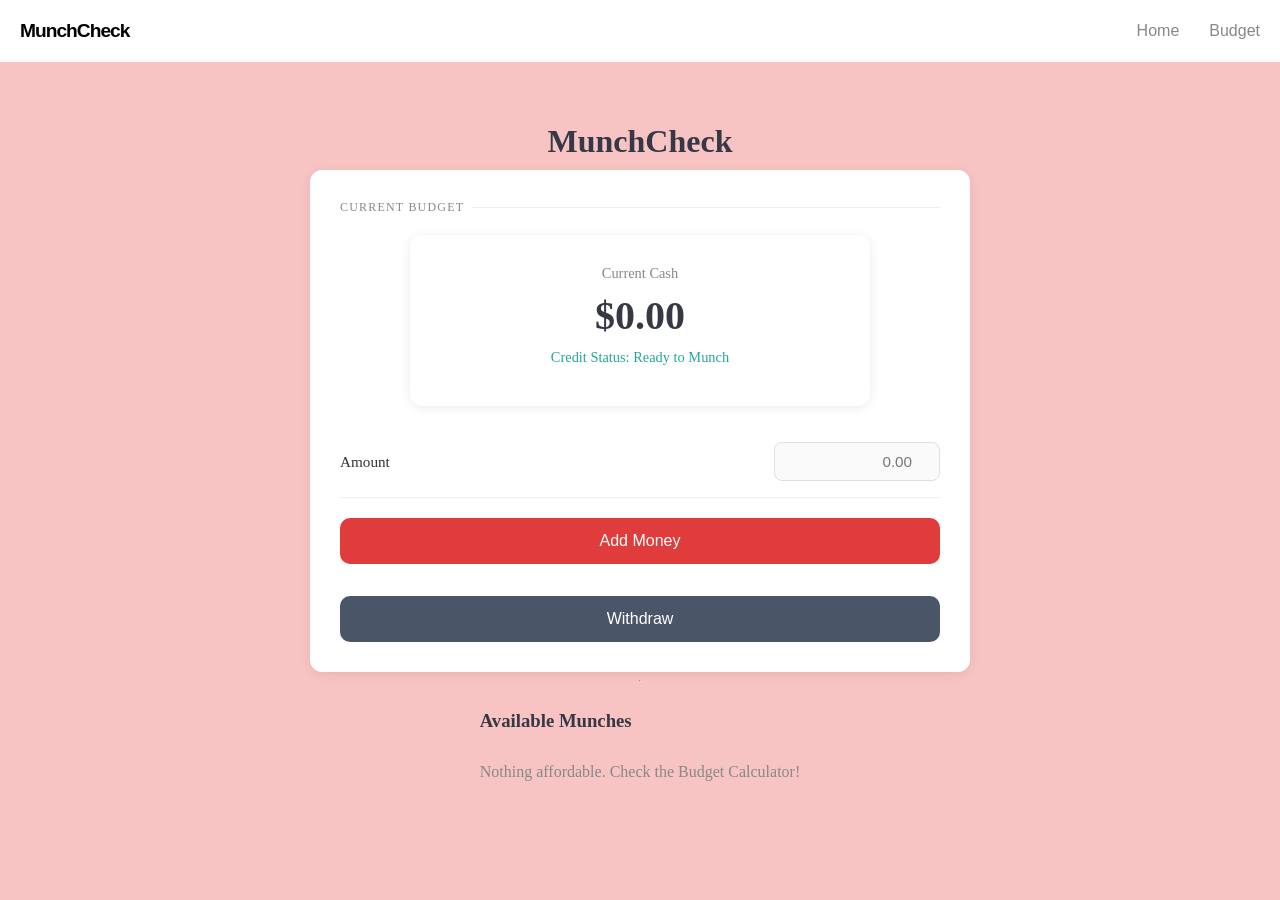
<file: index.html>
<!DOCTYPE html>
<html lang="en">
<head>
    <meta charset="UTF-8">
    <meta name="viewport" content="width=device-width, initial-scale=1.0">
    <link rel="stylesheet" href="style.css">
    <title>MunchCheck</title>
</head>
<body>
    <nav class="nav-bar">
        <div class="nav-logo">MunchCheck</div>
        <div class="nav-links">
            <a href="index.html">Home</a>
            <a href="calculator.html">Budget</a>
        </div>
    </nav>

    <main>
        <h1>MunchCheck</h1>

        <div class="card">
            <div class="card-label">Current Budget</div>
            <div class="wallet-container">
                <div class="balance-display">
                    <p>Current Cash</p>
                    <h2 id="balance-amount">$0.00</h2>
                    <p id="credit-status">Credit Status: Ready to Munch</p>
                </div>
            </div>
            <div class="field">
                <label for="add-amount">Amount</label>
                <input type="number" id="add-amount" placeholder="0.00" step="0.01" min="0">
            </div>
            <div class="button-row">
                <button class="save-btn" id="add-money-btn">Add Money</button>
                <button class="save-btn withdraw-btn" id="withdraw-money-btn">Withdraw</button>
            </div>
        </div>

        <hr>

        <section id="munch-list">
            <h3>Available Munches</h3>
            <div id="food-container"></div>
        </section>
    </main>

    <div class="toast" id="toast"></div>

    <script type="module" src="animation.js"></script>
    <script src="script.js"></script>
</body>
</html>
</file>
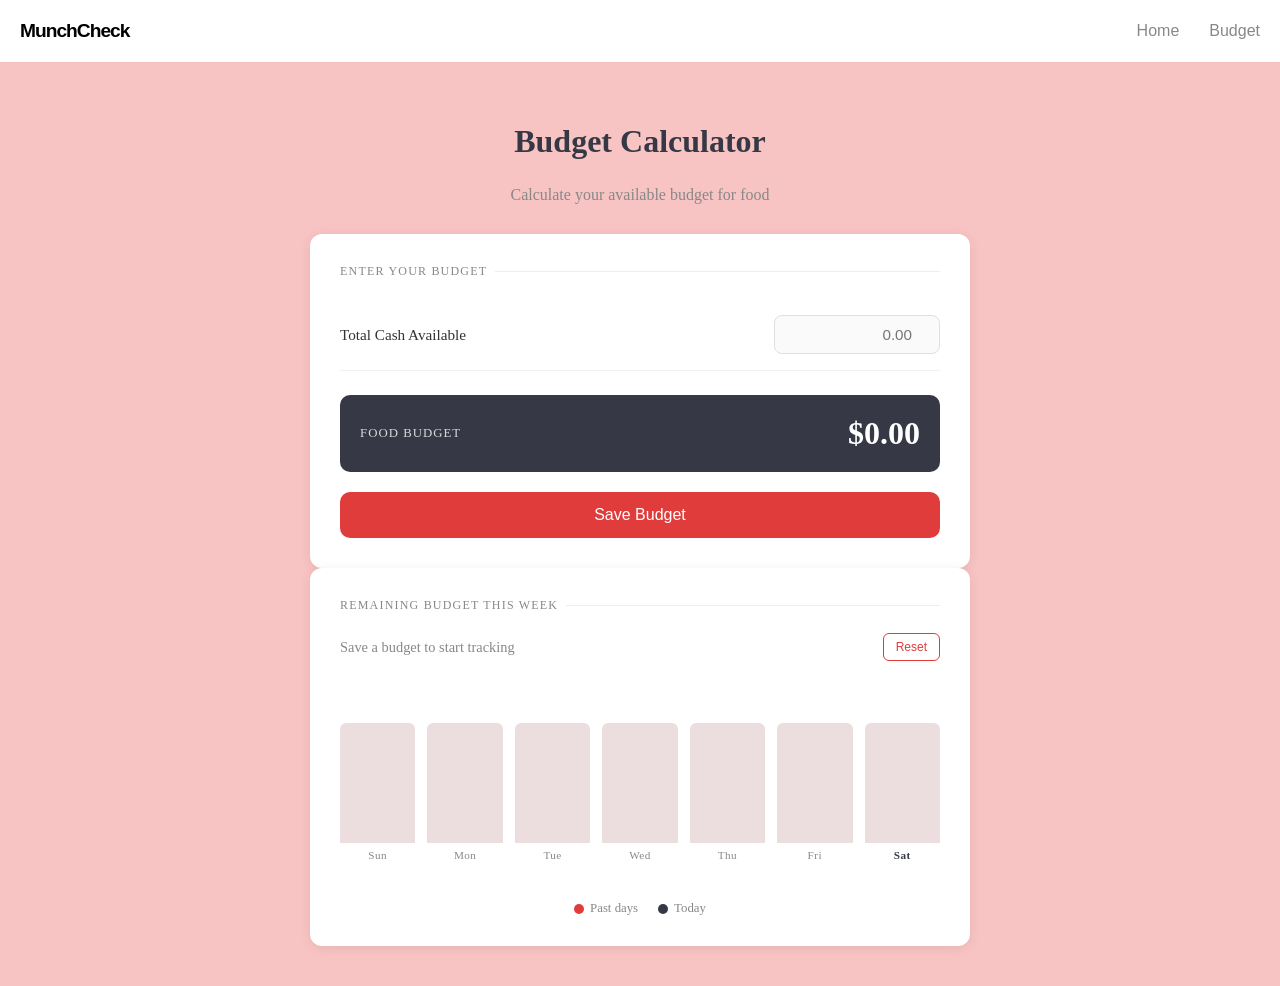
<file: calculator.html>
<!DOCTYPE html>
<html lang="en">
<head>
    <meta charset="UTF-8">
    <meta name="viewport" content="width=device-width, initial-scale=1.0">
    <title>MunchCheck — Budget</title>
    <link rel="stylesheet" href="style.css">
</head>
<body>
    <nav class="nav-bar">
        <div class="nav-logo">MunchCheck</div>
        <div class="nav-links">
            <a href="index.html">Home</a>
            <a href="calculator.html">Budget</a>
        </div>
    </nav>

    <main>
        <h1>Budget Calculator</h1>
        <p>Calculate your available budget for food</p>
        
        <div class="card">
            <div class="card-label">Enter Your Budget</div>
            
            <div class="field">
                <label for="total-cash">Total Cash Available</label>
                <input type="number" id="total-cash" placeholder="0.00" step="0.01" min="0">
            </div>
            
            <div class="result-row">
                <div class="result-label">FOOD BUDGET</div>
                <div class="result-value" id="final-budget">$0.00</div>
            </div>
            
            <button class="save-btn" id="save-budget">Save Budget</button>
        </div>

        <div class="card">
            <div class="card-label">Remaining Budget This Week</div>
            <div class="chart-wrap">
                <div class="chart-controls">
                    <span id="chart-subtitle">No spending logged yet</span>
                    <button class="reset-btn" id="reset-chart">Reset</button>
                </div>
                <div class="bars" id="bars-container"></div>
                <div class="chart-legend">
                    <div class="legend-item">
                        <div class="legend-dot past"></div>
                        Past days
                    </div>
                    <div class="legend-item">
                        <div class="legend-dot current"></div>
                        Today
                    </div>
                </div>
            </div>
        </div>
    </main>

    <div class="toast" id="toast"></div>
    <script src="script.js"></script>
</body>
</html>
</file>
<file: style.css>
body{
    background-color: #f8c3c3;
    margin:0;
}

/* Minimalist Name Bar */
.nav-bar {
    display: flex;
    justify-content: space-between;
    align-items: center;
    padding: 20px 20px;
    background: #ffffff;
    font-family: -apple-system, BlinkMacSystemFont, "Segoe UI", Roboto, sans-serif;
}

.nav-logo {
    font-weight: 800;
    font-size: 1.2rem;
    letter-spacing: -1px;
    color: #000;
}

.nav-links {
    display: flex;
    gap: 30px;
}

.nav-links a {
    text-decoration: none;
    color: #888; /* Subtle gray */
    font-size: 1rem;
    font-weight: 500;
    transition: color 0.2s ease;
}

.nav-links a:hover {
    color: #000; /* Turns black on hover */
}

.food-card {
    border: 1px solid #ddd;
    border-radius: 8px;
    padding: 15px;
    margin: 10px 0;
    background: #fff;
    cursor: pointer;
    transition: box-shadow 0.2s ease;
}

.food-card:hover {
    box-shadow: 0 4px 8px rgba(0,0,0,0.1);
}

.food-info {
    margin-bottom: 10px;
}

.price {
    font-weight: bold;
    color: #333;
}

.wallet-container {
    background: #ffffff;
    border-radius: 12px;
    padding: 30px;
    box-shadow: 0 2px 12px rgba(0,0,0,0.08);
    max-width: 400px;
    margin: 20px auto;
}

.balance-display {
    text-align: center;
}

.balance-display p {
    color: #888;
    font-size: 0.9rem;
    margin: 0 0 10px 0;
}

.balance-display h2 {
    color: #363945;
    font-size: 2.5rem;
    margin: 10px 0;
}

#credit-status {
    color: #26a69a;
    font-size: 0.9rem;
    margin-top: 10px;
}

#munch-list h3 {
    color: #363945;
    margin: 20px 0 15px 0;
}

#food-container {
    display: flex;
    flex-direction: column;
    gap: 10px;
}

main{
    display:flex;
    justify-content: center;
    flex-direction: column;
    align-items: center;
    max-width: 600px;
    margin: 0 auto;
    padding: 40px 20px;
}

main h1 {
    color: #363945;
    font-size: 2rem;
    margin-bottom: 10px;
}

main p {
    color: #888;
    margin-bottom: 30px;
}

.card {
    background: #ffffff;
    border-radius: 12px;
    padding: 30px;
    box-shadow: 0 2px 12px rgba(0,0,0,0.08);
    width: 100%;
}

.card-label {
    font-size: 0.75rem;
    letter-spacing: 0.1em;
    text-transform: uppercase;
    color: #888;
    margin-bottom: 20px;
    display: flex;
    align-items: center;
    gap: 8px;
}

.card-label::after {
    content: '';
    flex: 1;
    height: 1px;
    background: #eee;
}

.field {
    display: flex;
    justify-content: space-between;
    align-items: center;
    padding: 16px 0;
    gap: 12px;
    border-bottom: 1px solid #f0f0f0;
}

.field:last-of-type {
    border-bottom: none;
}

.field label {
    font-size: 0.95rem;
    color: #333;
    flex: 1;
}

.field input[type="number"] {
    width: 140px;
    padding: 10px 12px;
    border: 1.5px solid #e0e0e0;
    border-radius: 8px;
    font-size: 0.95rem;
    text-align: right;
    background: #fafafa;
    transition: border-color 0.2s;
}

.field input[type="number"]:focus {
    outline: none;
    border-color: #e03c3c;
    background: #fff;
}

.result-row {
    display: flex;
    justify-content: space-between;
    align-items: center;
    margin-top: 24px;
    padding: 20px;
    background: #363945;
    border-radius: 10px;
    color: #fff;
}

.result-label {
    font-size: 0.8rem;
    letter-spacing: 0.08em;
    opacity: 0.8;
}

.result-value {
    font-size: 2rem;
    font-weight: bold;
}

.save-btn {
    width: 100%;
    margin-top: 20px;
    padding: 14px;
    background: #e03c3c;
    color: #fff;
    font-size: 1rem;
    font-weight: 500;
    border: none;
    border-radius: 10px;
    cursor: pointer;
    transition: background 0.2s, transform 0.15s;
}

.save-btn:hover {
    background: #c83030;
    transform: translateY(-1px);
}

.save-btn:active {
    transform: translateY(0);
}

.chart-wrap {
    display: flex;
    flex-direction: column;
    gap: 20px;
}

.chart-controls {
    display: flex;
    justify-content: space-between;
    align-items: center;
}

#chart-subtitle {
    font-size: 0.9rem;
    color: #888;
}

.reset-btn {
    font-family: -apple-system, BlinkMacSystemFont, "Segoe UI", Roboto, sans-serif;
    font-size: 0.75rem;
    color: #e03c3c;
    background: none;
    border: 1px solid #e03c3c;
    border-radius: 6px;
    padding: 6px 12px;
    cursor: pointer;
    transition: background 0.15s, color 0.15s;
}

.reset-btn:hover {
    background: #e03c3c;
    color: #fff;
}

    .button-row {
        display: flex;
        gap: 12px;
        flex-wrap: wrap;
    }

    .withdraw-btn {
        background: #4a5568;
    }

    .withdraw-btn:hover {
        background: #2d3748;
    }

    @media (max-width: 720px) {
        .nav-bar {
            flex-direction: column;
            align-items: flex-start;
            gap: 12px;
            padding: 16px;
        }

        .nav-links {
            flex-wrap: wrap;
            gap: 12px;
        }

        main {
            padding: 24px 16px;
        }

        .card {
            padding: 22px;
        }

        .field {
            flex-direction: column;
            align-items: stretch;
        }

        .field input[type="number"] {
            width: 100%;
        }

        .save-btn {
            width: 100%;
        }

        .button-row {
            flex-direction: column;
        }
    }

.bars {
    display: flex;
    align-items: flex-end;
    gap: 12px;
    height: 160px;
    margin: 20px 0;
}

.bar-col {

    flex: 1;
    display: flex;
    flex-direction: column;
    align-items: center;
    gap: 6px;
    height: 100%;
    justify-content: flex-end;
}

.bar-amount {
    font-size: 0.7rem;
    color: #333;
    opacity: 0;
    transition: opacity 0.2s;
    white-space: nowrap;
}

.bar-col:hover .bar-amount {
    opacity: 1;
}

.bar-track {
    width: 100%;
    background: #ecdede;
    border-radius: 6px 6px 0 0;
    position: relative;
    height: 120px;
    overflow: hidden;
}

.bar-fill {
    position: absolute;
    bottom: 0;
    left: 0;
    right: 0;
    background: linear-gradient(to top, #e03c3c, #f07070);
    border-radius: 6px 6px 0 0;
    transition: height 0.6s cubic-bezier(0.34, 1.56, 0.64, 1);
}

.bar-fill.today {
    background: linear-gradient(to top, #363945, #6470a0);
}

.bar-day {
    font-size: 0.7rem;
    color: #888;
    letter-spacing: 0.04em;
}

.bar-day.today-label {
    color: #363945;
    font-weight: 600;
}

.chart-legend {
    display: flex;
    gap: 20px;
    justify-content: center;
}

.legend-item {
    display: flex;
    align-items: center;
    gap: 6px;
    font-size: 0.8rem;
    color: #888;
}

.legend-dot {
    width: 10px;
    height: 10px;
    border-radius: 50%;
}

.legend-dot.past {
    background: #e03c3c;
}

.legend-dot.current {
    background: #363945;
}

.toast {
    position: fixed;
    bottom: 32px;
    left: 50%;
    transform: translateX(-50%) translateY(80px);
    background: #363945;
    color: #fff;
    font-size: 0.85rem;
    padding: 12px 24px;
    border-radius: 40px;
    opacity: 0;
    transition: transform 0.35s cubic-bezier(0.34, 1.56, 0.64, 1), opacity 0.35s;
    pointer-events: none;
    z-index: 999;
    white-space: nowrap;
}

.toast.show {
    transform: translateX(-50%) translateY(0);
    opacity: 1;
}
</file>
